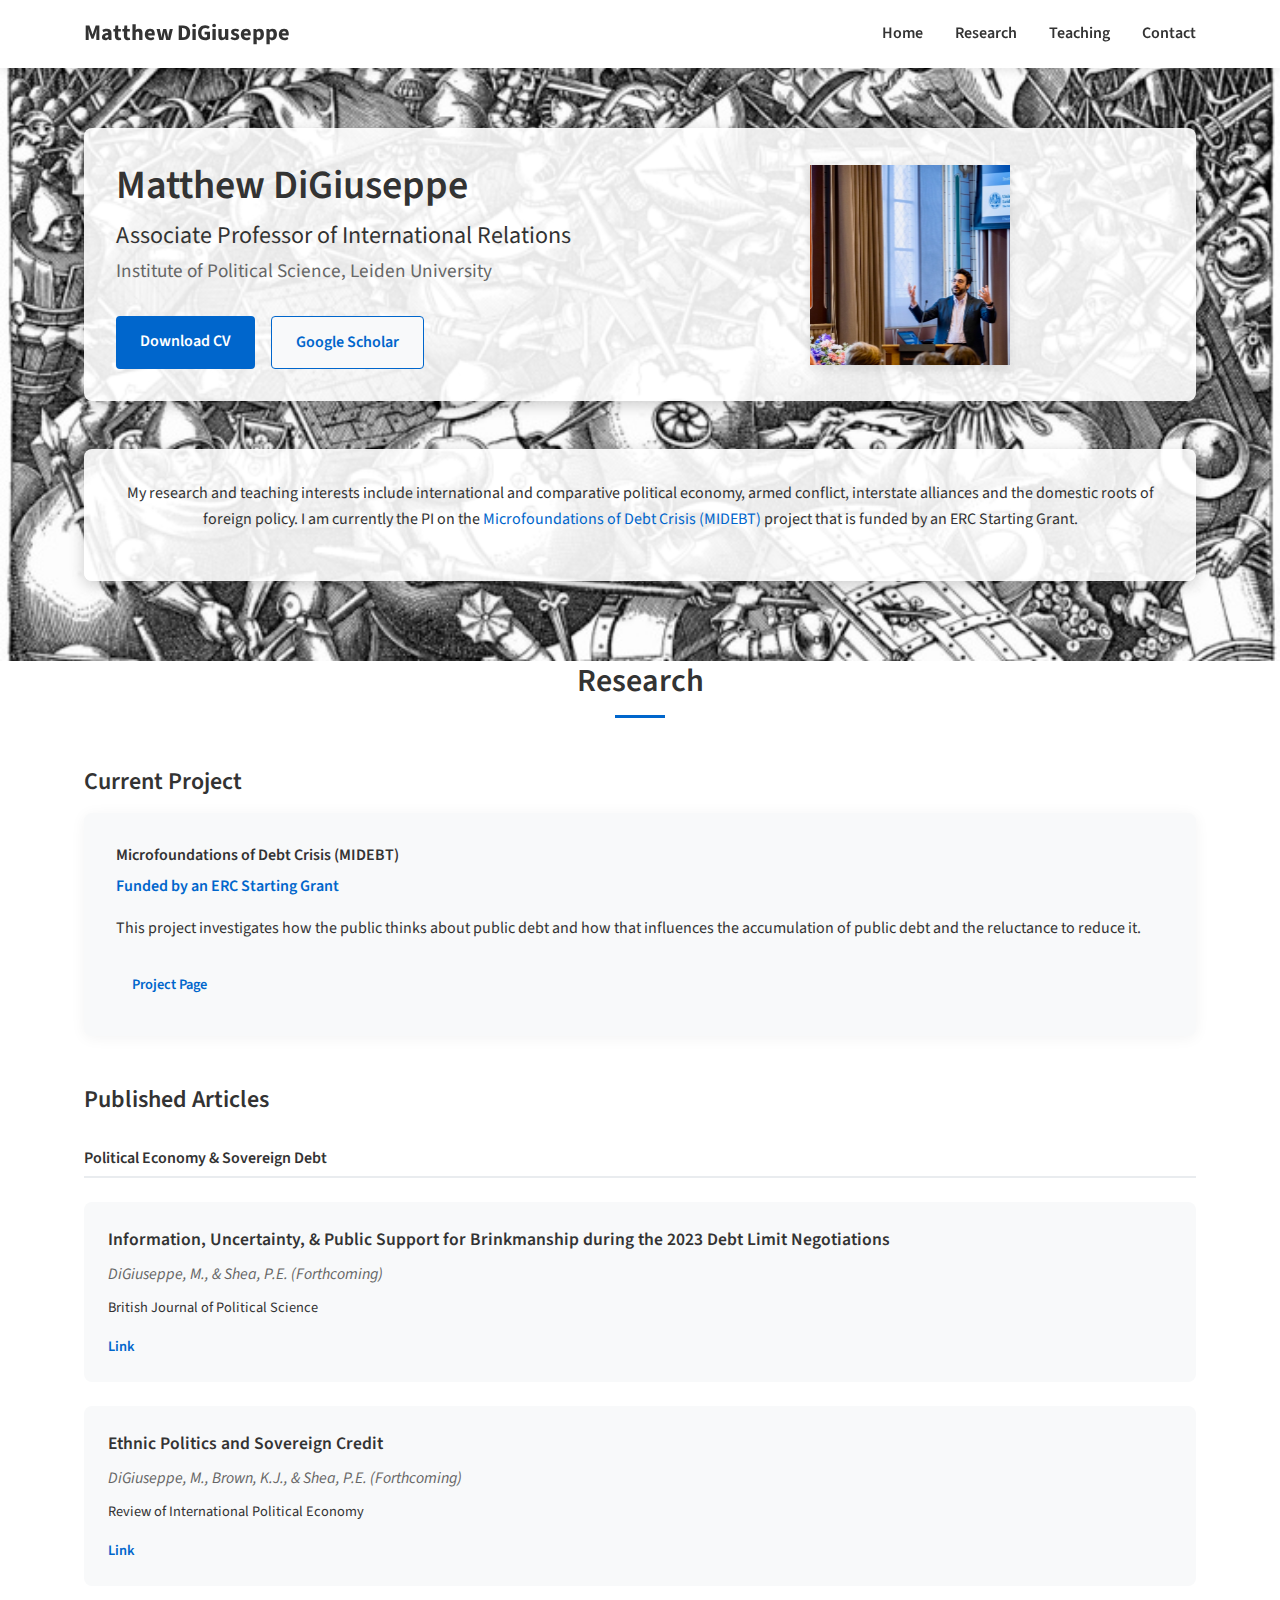
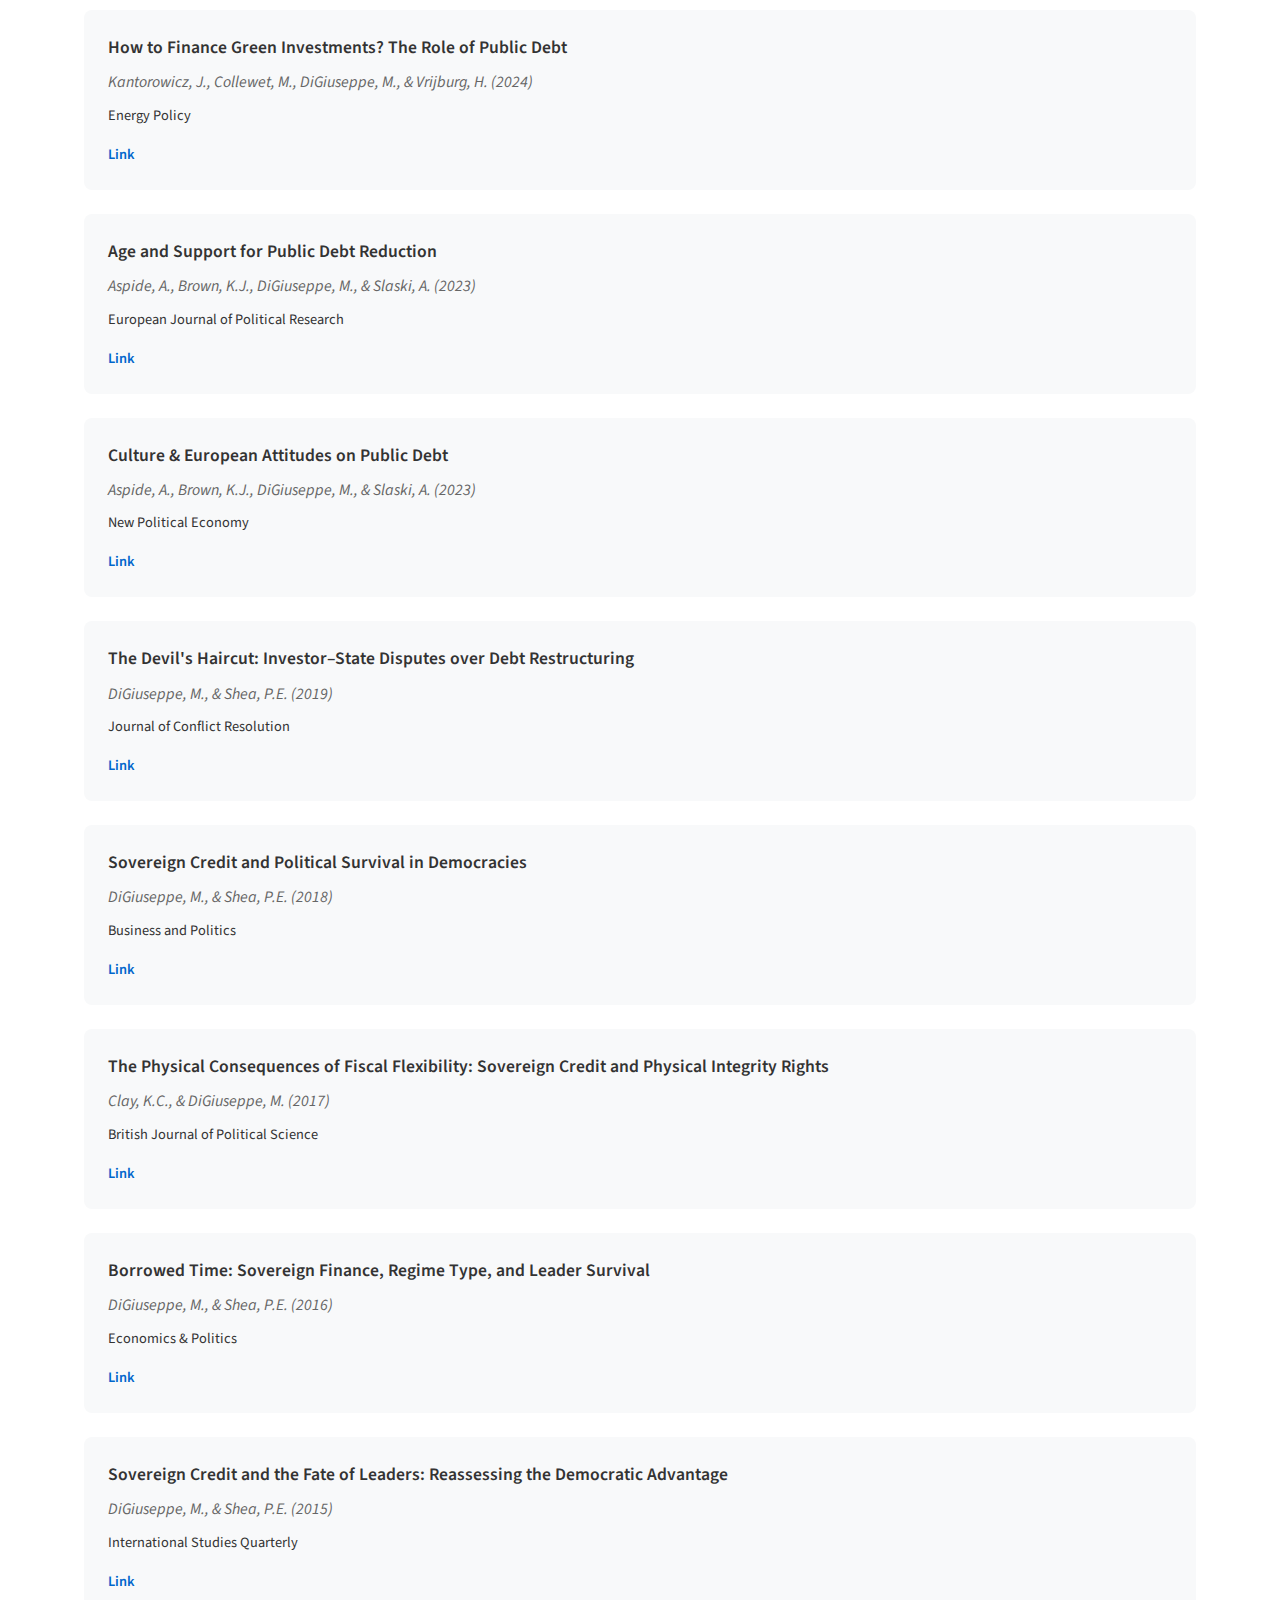
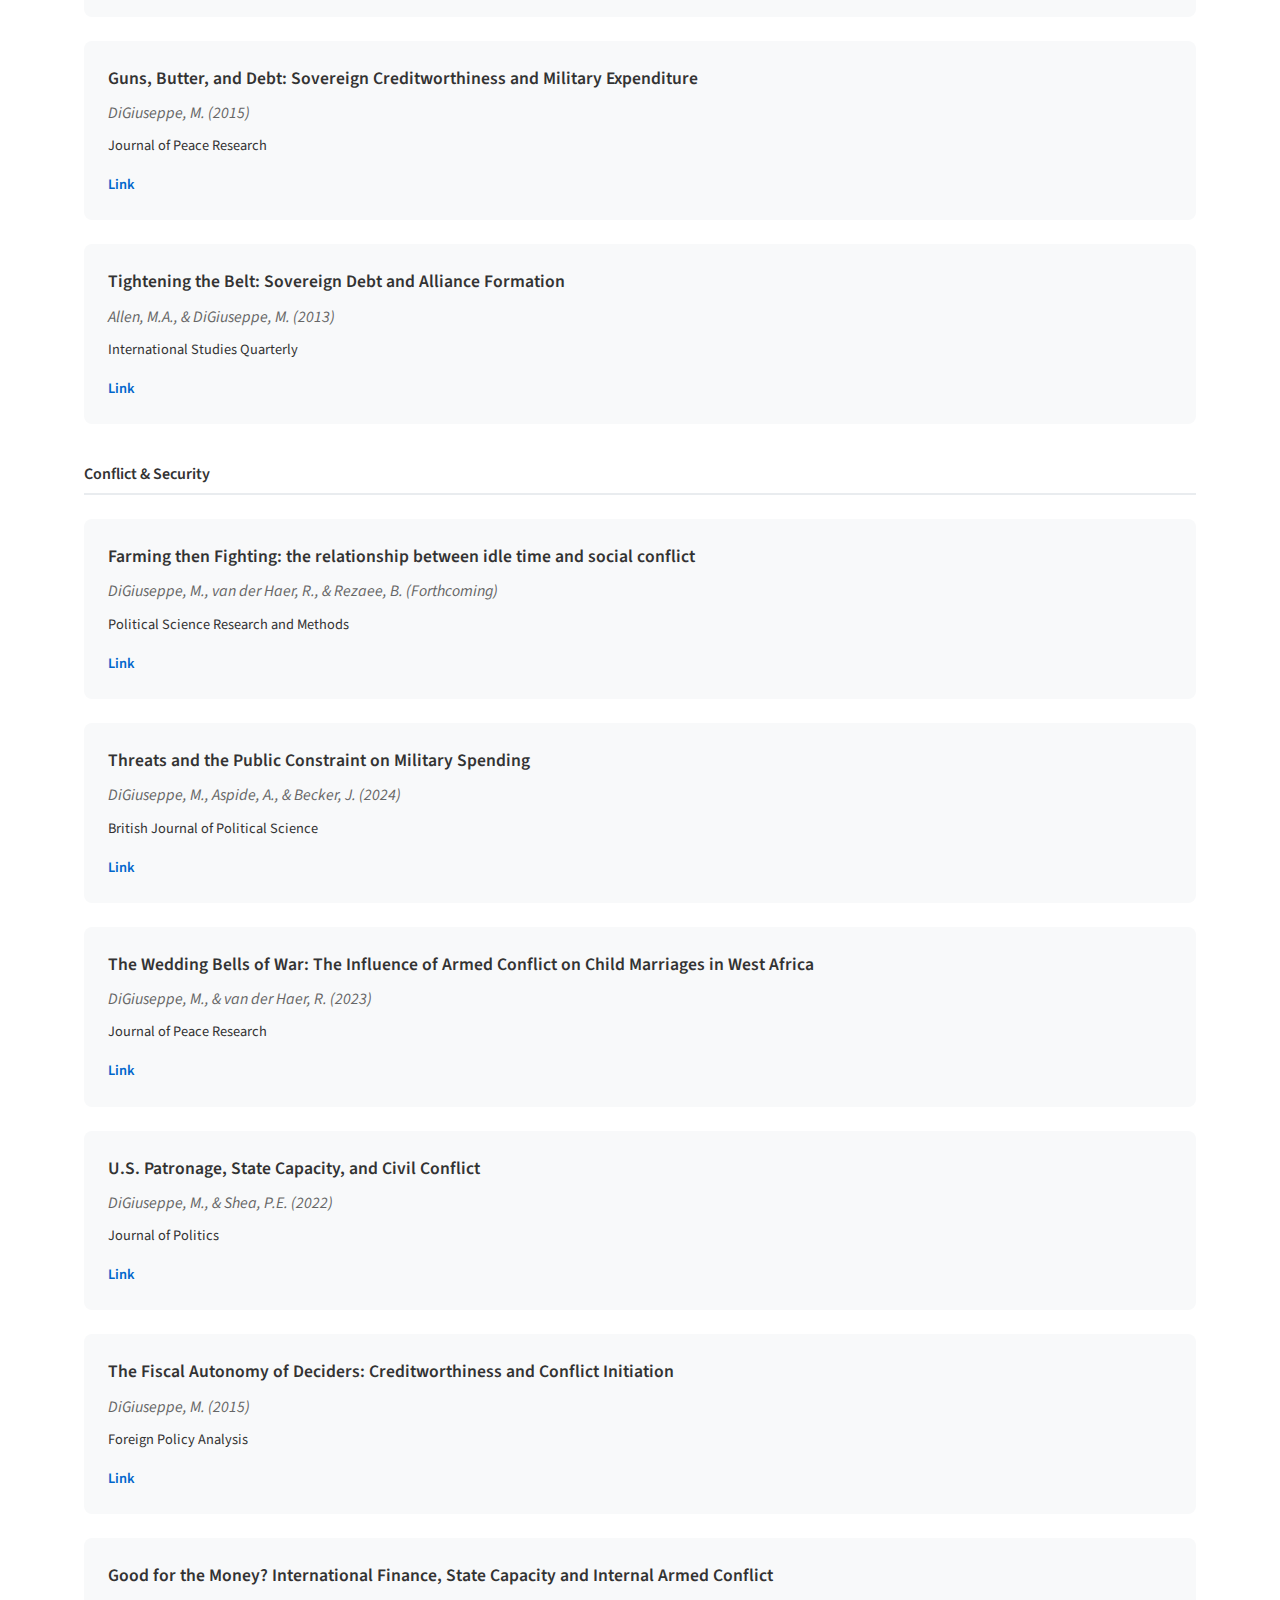
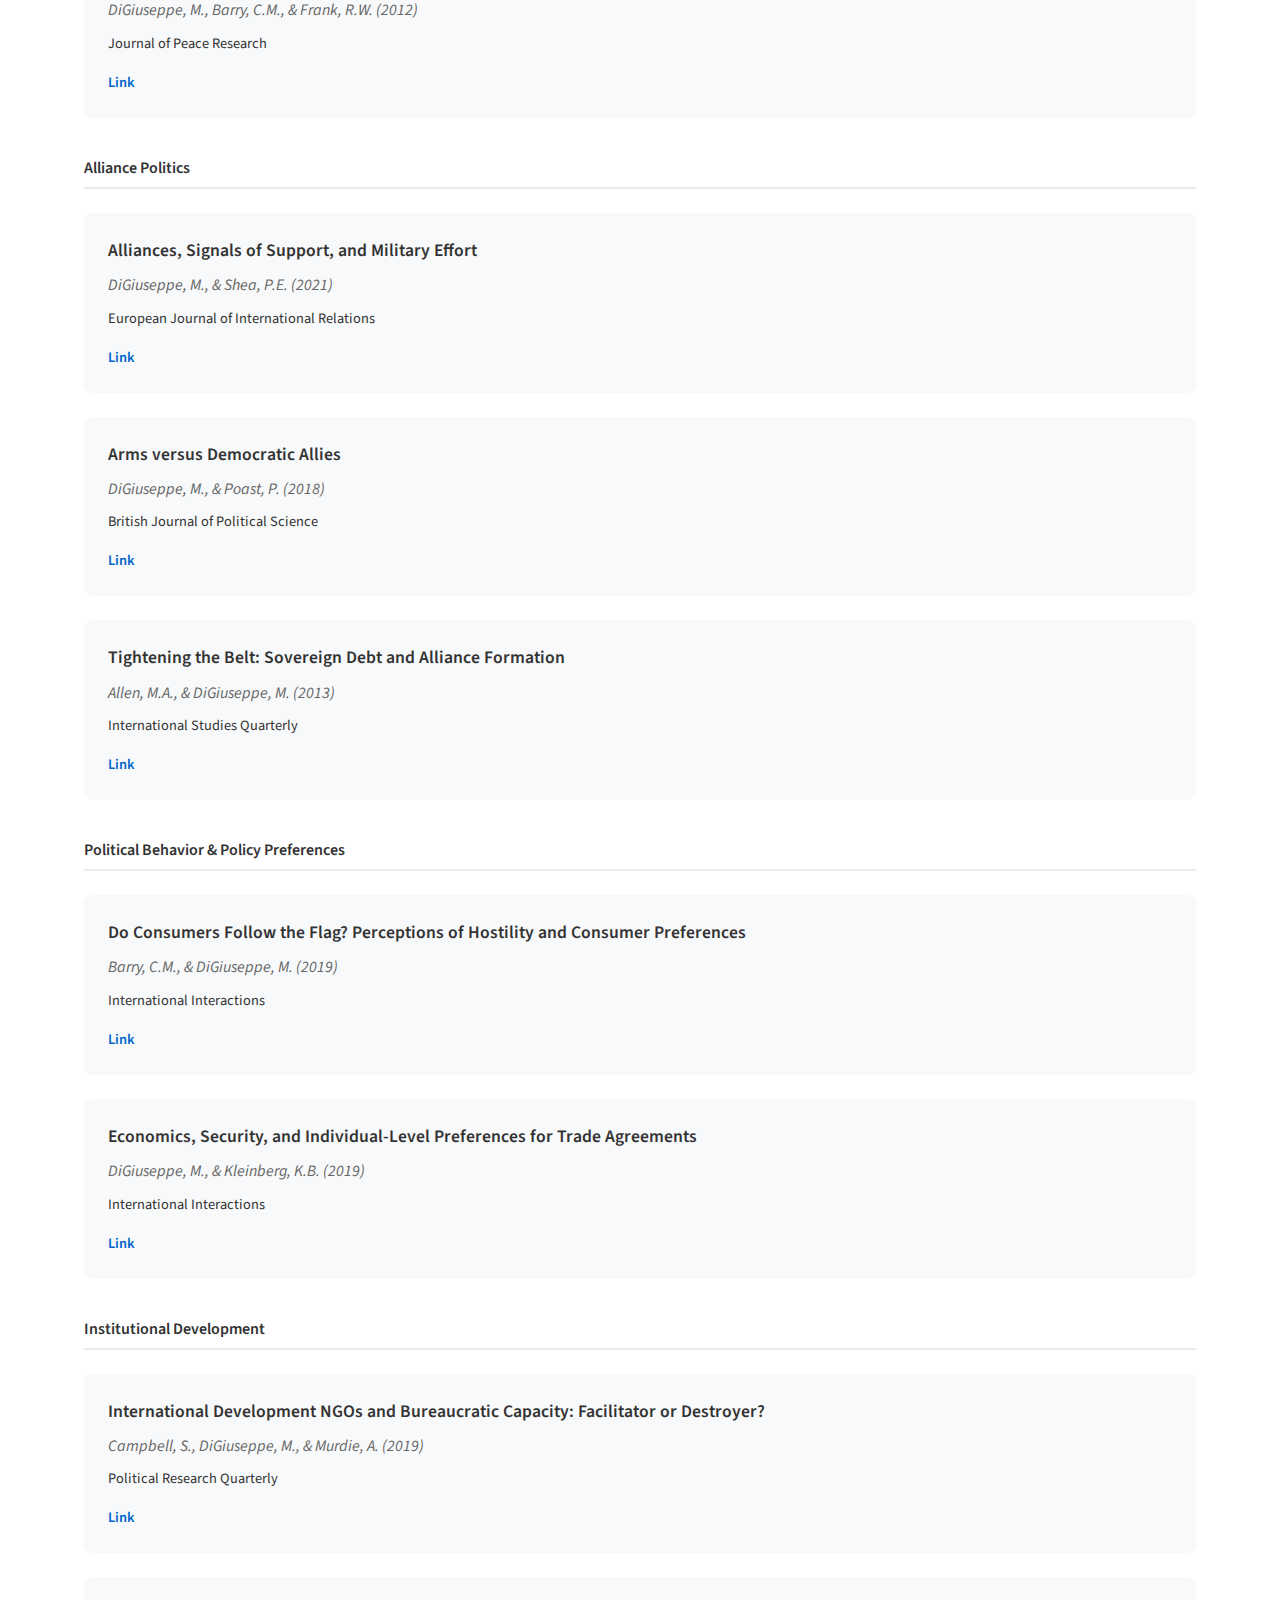
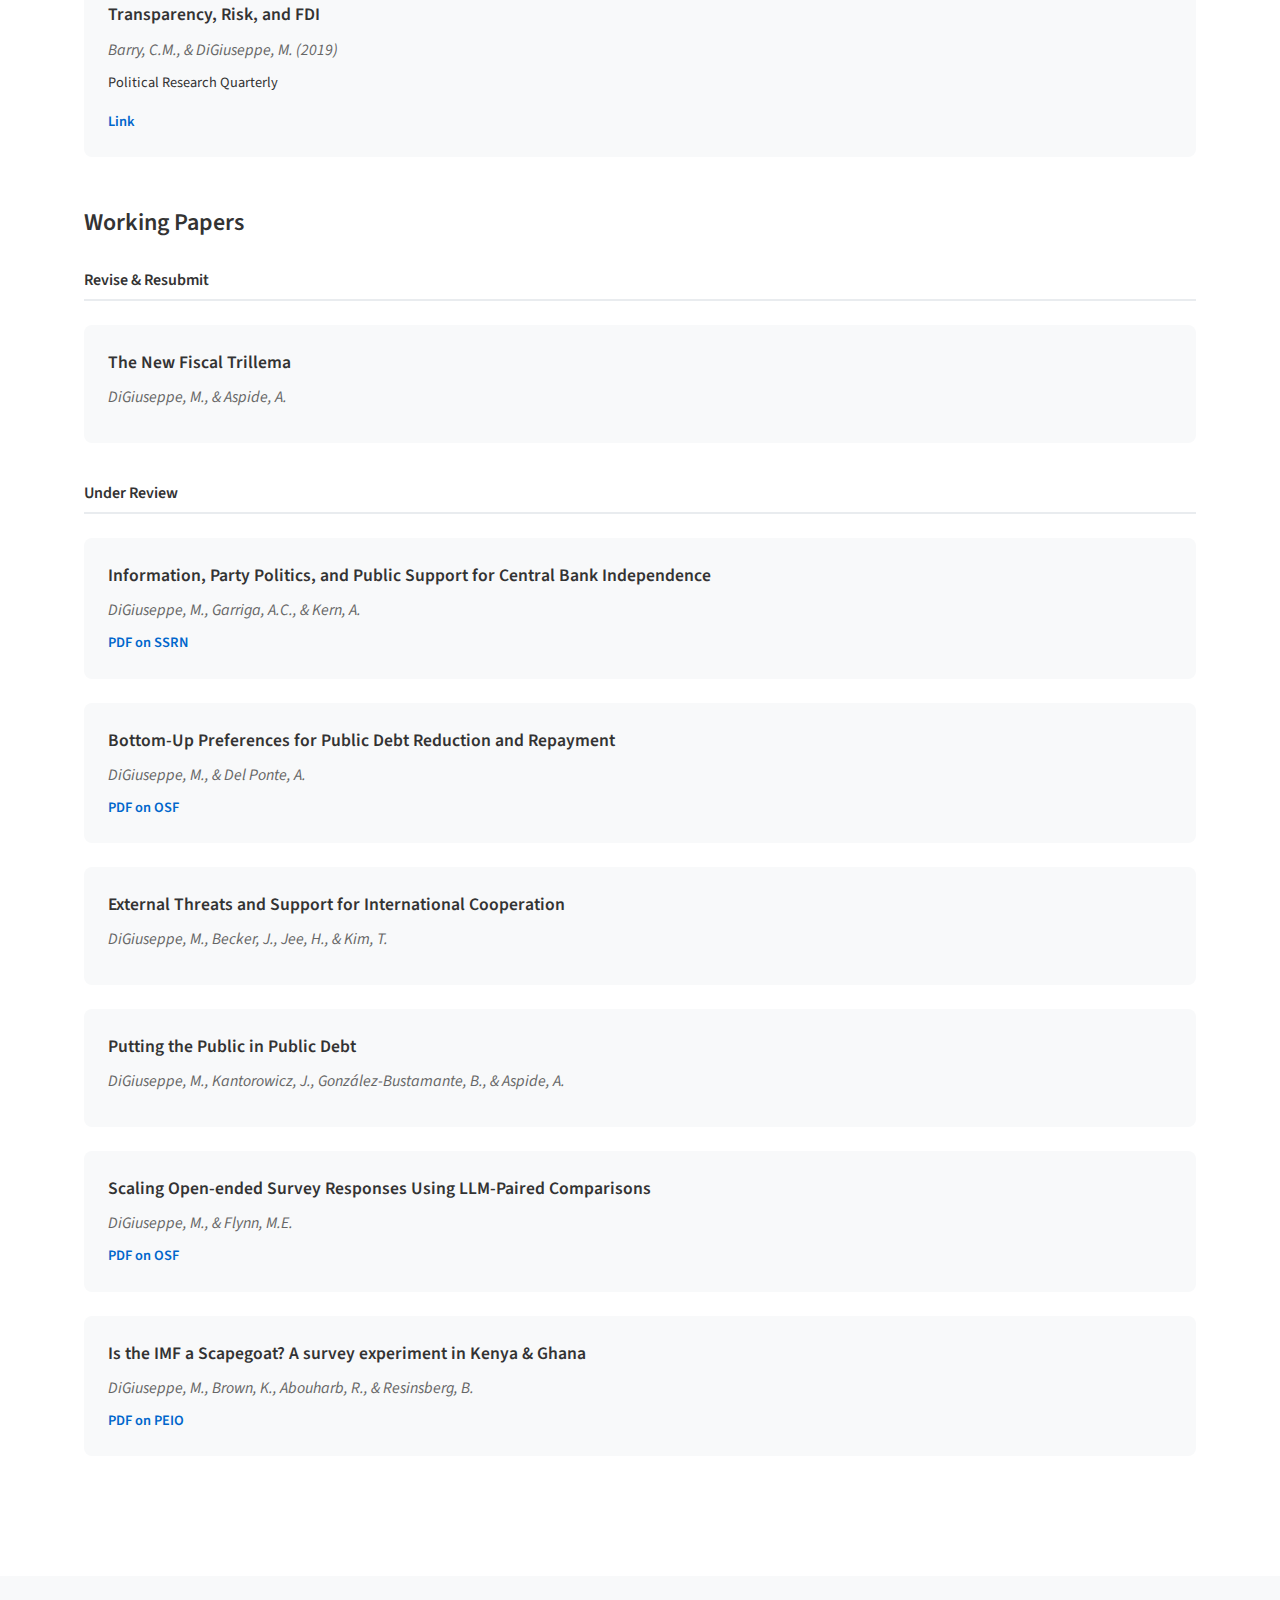
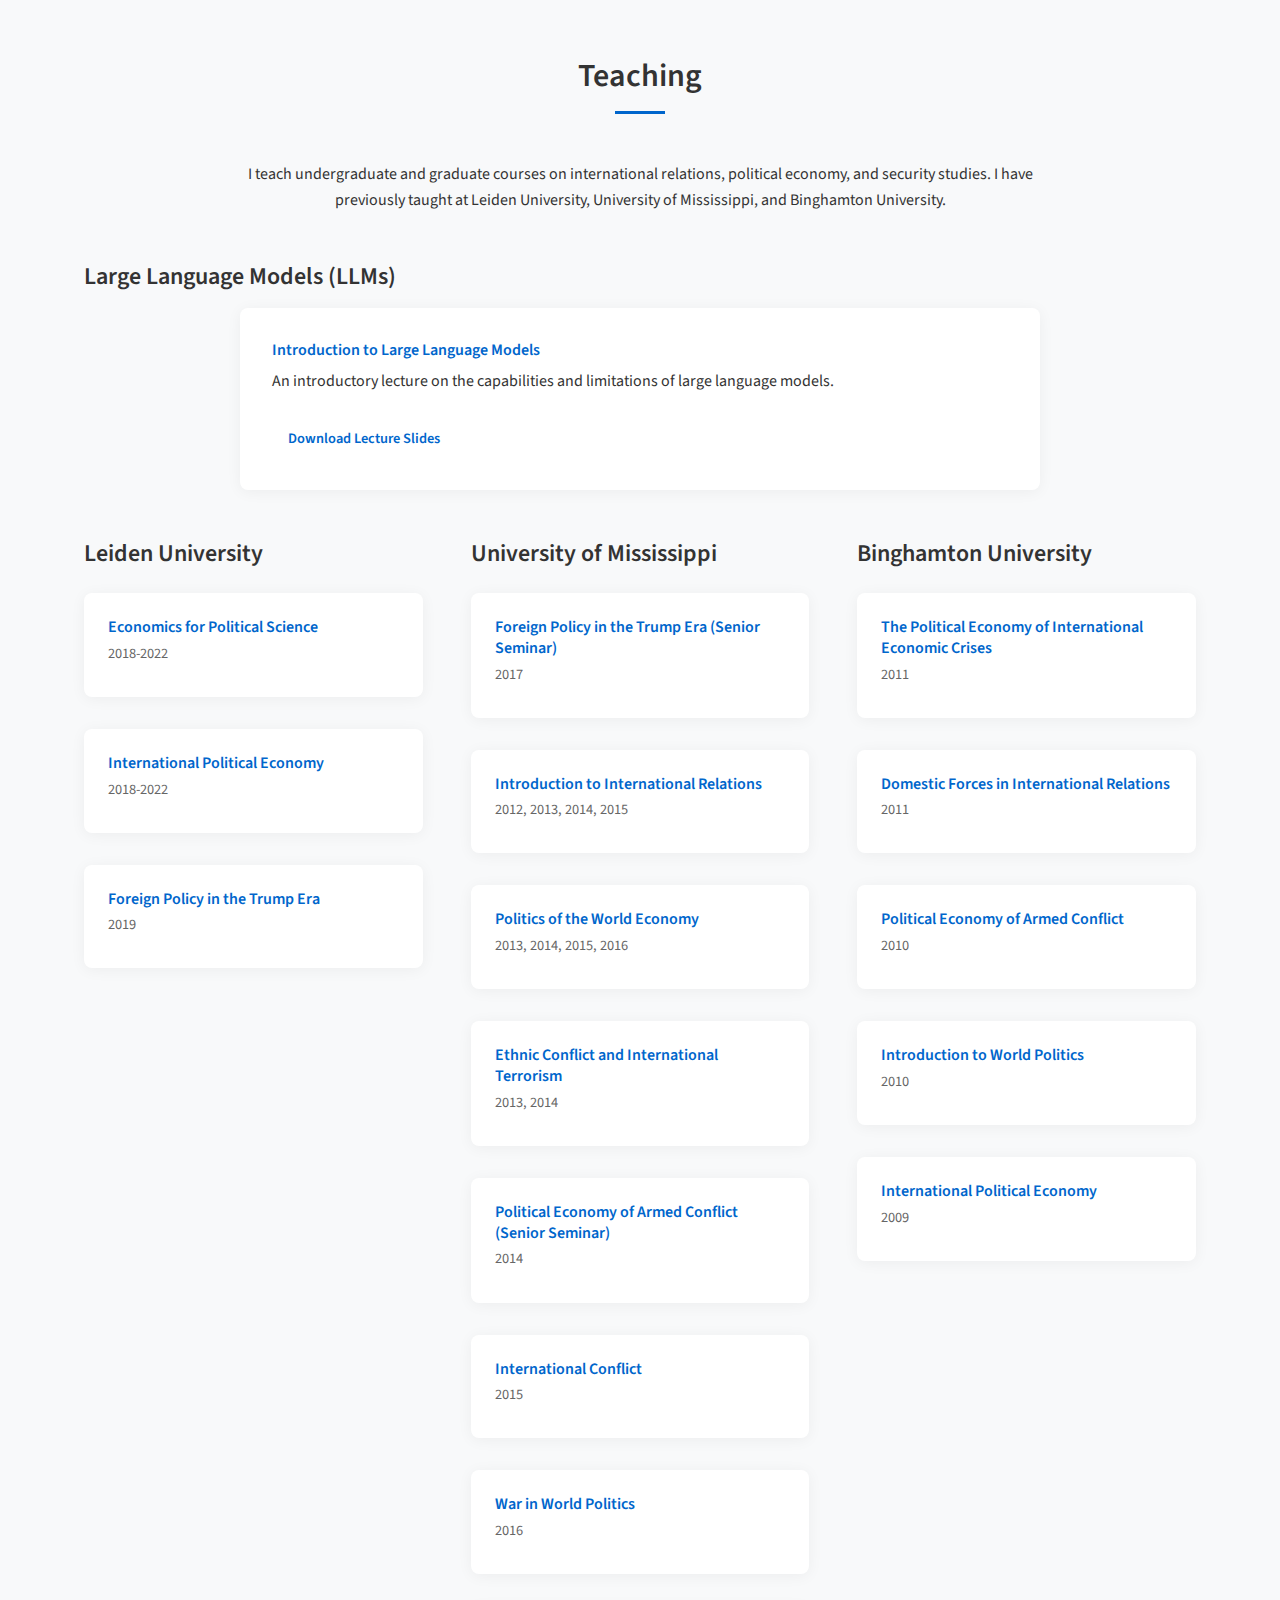
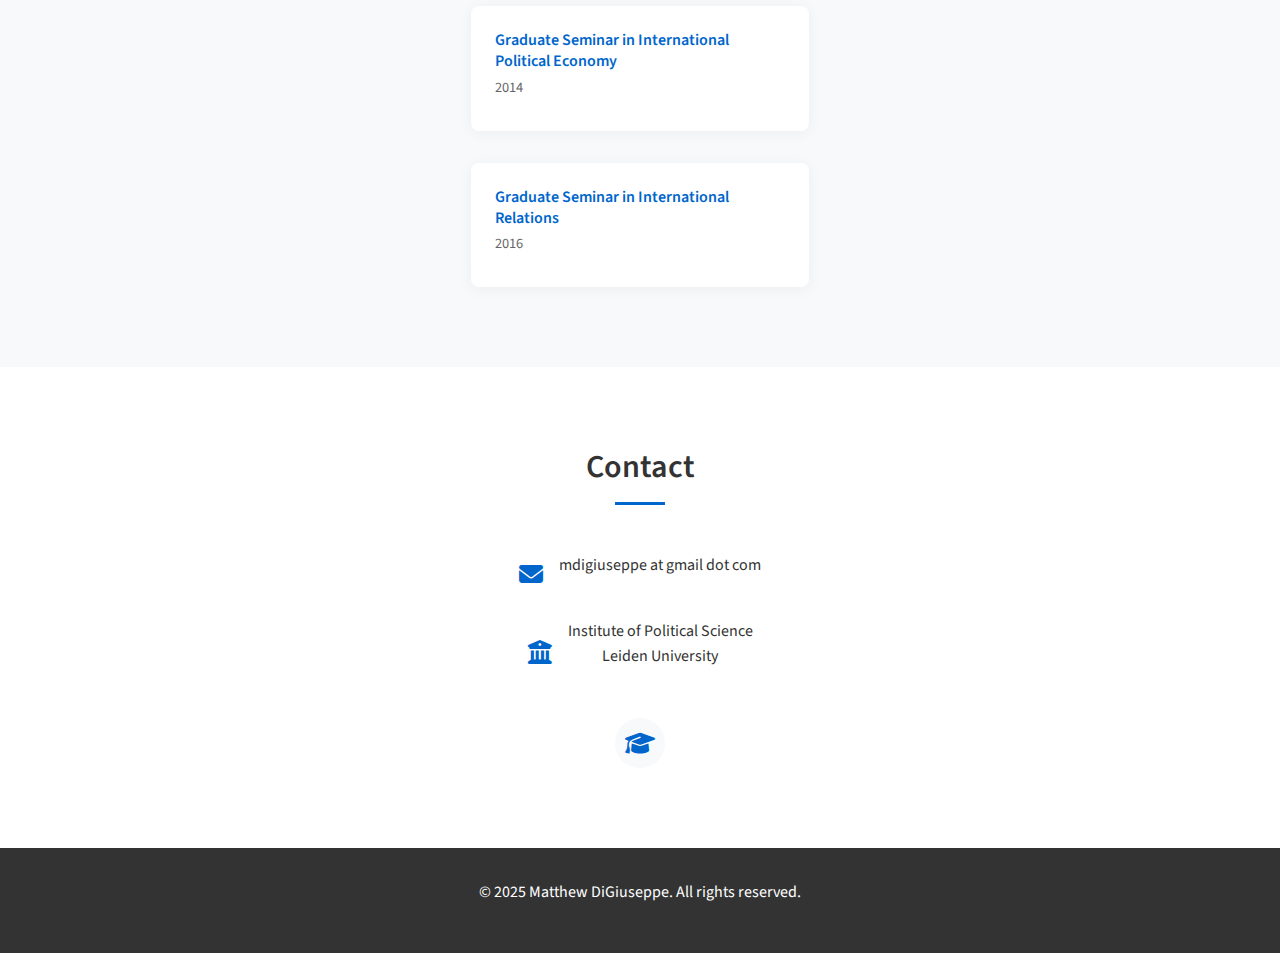
<file: index.html>
<!DOCTYPE html>
<html lang="en">
<head>
    <meta charset="UTF-8">
    <meta name="viewport" content="width=device-width, initial-scale=1.0">
    <title>Dr. Matthew DiGiuseppe | Associate Professor of International Relations</title>
    <link rel="stylesheet" href="styles.css">
    <link rel="stylesheet" href="https://cdnjs.cloudflare.com/ajax/libs/font-awesome/6.4.0/css/all.min.css">
    <link href="https://fonts.googleapis.com/css2?family=Source+Sans+Pro:wght@300;400;600;700&display=swap" rel="stylesheet">
</head>
<body>
    <header>
        <div class="container">
            <nav>
                <div class="logo">Matthew DiGiuseppe</div>
                <ul class="nav-links">
                    <li><a href="#home">Home</a></li>
                    <li><a href="#research">Research</a></li>
                    <li><a href="#teaching">Teaching</a></li>
                    <li><a href="#contact">Contact</a></li>
                </ul>
                <div class="burger">
                    <div class="line1"></div>
                    <div class="line2"></div>
                    <div class="line3"></div>
                </div>
            </nav>
        </div>
    </header>

    <section id="home" class="hero">
        <div class="container">
            <div class="hero-content">
                <div class="hero-combined-box">
                    <div class="hero-text">
                        <h1>Matthew DiGiuseppe</h1>
                        <h2>Associate Professor of International Relations</h2>
                        <h3>Institute of Political Science, Leiden University</h3>
                        <div class="hero-buttons">
                            <a href="https://www.dropbox.com/scl/fi/cqvc6j04vfh8anaoo0uo4/CV.pdf?rlkey=0htqvlt55odje3cm6eq18xzmm&st=flqytxvf&dl=0" class="btn primary" target="_blank">Download CV</a>
                            <a href="https://scholar.google.com/citations?user=uLty40oAAAAJ&hl=en&oi=sra" class="btn secondary" target="_blank">Google Scholar</a>
                        </div>
                    </div>
                    <div class="hero-image">
                        <img src="actionshot2.jpeg" alt="Dr. Matthew DiGiuseppe" class="profile-photo">
                    </div>
                </div>
            </div>
            <div class="hero-summary">
                <p>My research and teaching interests include international and comparative political economy, armed conflict, interstate alliances and the domestic roots of foreign policy. I am currently the PI on the <a href="https://www.midebt.org/" target="_blank">Microfoundations of Debt Crisis (MIDEBT)</a> project that is funded by an ERC Starting Grant.</p>
            </div>
        </div>
    </section>

    <section id="research" class="research">
        <div class="container">
            <h2 class="section-title">Research</h2>

            <div class="research-highlight">
                <h3>Current Project</h3>
                <div class="project-card">
                    <h4>Microfoundations of Debt Crisis (MIDEBT)</h4>
                    <p class="project-funding">Funded by an ERC Starting Grant</p>
                    <p class="project-description">This project investigates how the public thinks about public debt and how that influences the accumulation of public debt and the reluctance to reduce it.</p>
                    <a href="https://www.midebt.org/" target="_blank" class="btn small">Project Page</a>
                </div>
            </div>

            <div class="publication-categories">
                <h3>Published Articles</h3>
                
                <div class="publication-category">
                    <h4>Political Economy & Sovereign Debt</h4>
                    <ul class="publication-list">
                        <li class="publication-item">
                            <p class="publication-title">Information, Uncertainty, & Public Support for Brinkmanship during the 2023 Debt Limit Negotiations</p>
                            <p class="publication-authors">DiGiuseppe, M., & Shea, P.E. (Forthcoming)</p>
                            <p class="publication-journal">British Journal of Political Science</p>
                            <div class="publication-links">
                                <a href="https://www.cambridge.org/core/journals/british-journal-of-political-science/article/information-uncertainty-and-public-support-for-brinkmanship-during-the-2023-debt-limit-negotiations/21F8732E235423CD2CD879B2BC266306" target="_blank" class="publication-link">Link</a>
                            </div>
                        </li>
                        <li class="publication-item">
                            <p class="publication-title">Ethnic Politics and Sovereign Credit</p>
                            <p class="publication-authors">DiGiuseppe, M., Brown, K.J., & Shea, P.E. (Forthcoming)</p>
                            <p class="publication-journal">Review of International Political Economy</p>
                            <div class="publication-links">
                                <a href="https://www.tandfonline.com/doi/full/10.1080/09692290.2023.2225143" target="_blank" class="publication-link">Link</a>
                            </div>
                        </li>
                        <li class="publication-item">
                            <p class="publication-title">How to Finance Green Investments? The Role of Public Debt</p>
                            <p class="publication-authors">Kantorowicz, J., Collewet, M., DiGiuseppe, M., & Vrijburg, H. (2024)</p>
                            <p class="publication-journal">Energy Policy</p>
                            <div class="publication-links">
                                <a href="https://scholar.google.com/citations?view_op=view_citation&hl=en&user=uLty40oAAAAJ&citation_for_view=uLty40oAAAAJ:RgznTc0nqo4C" target="_blank" class="publication-link">Link</a>
                            </div>
                        </li>
                        <li class="publication-item">
                            <p class="publication-title">Age and Support for Public Debt Reduction</p>
                            <p class="publication-authors">Aspide, A., Brown, K.J., DiGiuseppe, M., & Slaski, A. (2023)</p>
                            <p class="publication-journal">European Journal of Political Research</p>
                            <div class="publication-links">
                                <a href="https://scholar.google.com/citations?view_op=view_citation&hl=en&user=uLty40oAAAAJ&citation_for_view=uLty40oAAAAJ:c1AJUTjuCtUC" target="_blank" class="publication-link">Link</a>
                            </div>
                        </li>
                        <li class="publication-item">
                            <p class="publication-title">Culture & European Attitudes on Public Debt</p>
                            <p class="publication-authors">Aspide, A., Brown, K.J., DiGiuseppe, M., & Slaski, A. (2023)</p>
                            <p class="publication-journal">New Political Economy</p>
                            <div class="publication-links">
                                <a href="https://scholar.google.com/citations?view_op=view_citation&hl=en&user=uLty40oAAAAJ&citation_for_view=uLty40oAAAAJ:cww_0JKUTDwC" target="_blank" class="publication-link">Link</a>
                            </div>
                        </li>
                        <li class="publication-item">
                            <p class="publication-title">The Devil's Haircut: Investor–State Disputes over Debt Restructuring</p>
                            <p class="publication-authors">DiGiuseppe, M., & Shea, P.E. (2019)</p>
                            <p class="publication-journal">Journal of Conflict Resolution</p>
                            <div class="publication-links">
                                <a href="https://scholar.google.com/citations?view_op=view_citation&hl=en&user=uLty40oAAAAJ&citation_for_view=uLty40oAAAAJ:v6i8RKmR8ToC" target="_blank" class="publication-link">Link</a>
                            </div>
                        </li>
                        <li class="publication-item">
                            <p class="publication-title">Sovereign Credit and Political Survival in Democracies</p>
                            <p class="publication-authors">DiGiuseppe, M., & Shea, P.E. (2018)</p>
                            <p class="publication-journal">Business and Politics</p>
                            <div class="publication-links">
                                <a href="https://scholar.google.com/citations?view_op=view_citation&hl=en&user=uLty40oAAAAJ&citation_for_view=uLty40oAAAAJ:O0nohqN1r9EC" target="_blank" class="publication-link">Link</a>
                            </div>
                        </li>
                        <li class="publication-item">
                            <p class="publication-title">The Physical Consequences of Fiscal Flexibility: Sovereign Credit and Physical Integrity Rights</p>
                            <p class="publication-authors">Clay, K.C., & DiGiuseppe, M. (2017)</p>
                            <p class="publication-journal">British Journal of Political Science</p>
                            <div class="publication-links">
                                <a href="https://scholar.google.com/citations?view_op=view_citation&hl=en&user=uLty40oAAAAJ&citation_for_view=uLty40oAAAAJ:S16KYo8Pm5AC" target="_blank" class="publication-link">Link</a>
                            </div>
                        </li>
                        <li class="publication-item">
                            <p class="publication-title">Borrowed Time: Sovereign Finance, Regime Type, and Leader Survival</p>
                            <p class="publication-authors">DiGiuseppe, M., & Shea, P.E. (2016)</p>
                            <p class="publication-journal">Economics & Politics</p>
                            <div class="publication-links">
                                <a href="https://scholar.google.com/citations?view_op=view_citation&hl=en&user=uLty40oAAAAJ&citation_for_view=uLty40oAAAAJ:4fGpz3EwCPoC" target="_blank" class="publication-link">Link</a>
                            </div>
                        </li>
                        <li class="publication-item">
                            <p class="publication-title">Sovereign Credit and the Fate of Leaders: Reassessing the Democratic Advantage</p>
                            <p class="publication-authors">DiGiuseppe, M., & Shea, P.E. (2015)</p>
                            <p class="publication-journal">International Studies Quarterly</p>
                            <div class="publication-links">
                                <a href="https://scholar.google.com/citations?view_op=view_citation&hl=en&user=uLty40oAAAAJ&citation_for_view=uLty40oAAAAJ:M7yex6snE4oC" target="_blank" class="publication-link">Link</a>
                            </div>
                        </li>
                        <li class="publication-item">
                            <p class="publication-title">Guns, Butter, and Debt: Sovereign Creditworthiness and Military Expenditure</p>
                            <p class="publication-authors">DiGiuseppe, M. (2015)</p>
                            <p class="publication-journal">Journal of Peace Research</p>
                            <div class="publication-links">
                                <a href="https://scholar.google.com/citations?view_op=view_citation&hl=en&user=uLty40oAAAAJ&citation_for_view=uLty40oAAAAJ:SpbeaW3--B0C" target="_blank" class="publication-link">Link</a>
                            </div>
                        </li>
                        <li class="publication-item">
                            <p class="publication-title">Tightening the Belt: Sovereign Debt and Alliance Formation</p>
                            <p class="publication-authors">Allen, M.A., & DiGiuseppe, M. (2013)</p>
                            <p class="publication-journal">International Studies Quarterly</p>
                            <div class="publication-links">
                                <a href="https://scholar.google.com/citations?view_op=view_citation&hl=en&user=uLty40oAAAAJ&citation_for_view=uLty40oAAAAJ:u-x6o8ySG0sC" target="_blank" class="publication-link">Link</a>
                            </div>
                        </li>
                    </ul>
                </div>
                
                <div class="publication-category">
                    <h4>Conflict & Security</h4>
                    <ul class="publication-list">
                        <li class="publication-item">
                            <p class="publication-title">Farming then Fighting: the relationship between idle time and social conflict</p>
                            <p class="publication-authors">DiGiuseppe, M., van der Haer, R., & Rezaee, B. (Forthcoming)</p>
                            <p class="publication-journal">Political Science Research and Methods</p>
                            <div class="publication-links">
                                <a href="https://www.cambridge.org/core/journals/political-science-research-and-methods/article/farming-then-fighting-agricultural-idle-time-and-armed-conflict/8E9F95D3CF22AA1C061696BF735D380B" target="_blank" class="publication-link">Link</a>
                            </div>
                        </li>
                        <li class="publication-item">
                            <p class="publication-title">Threats and the Public Constraint on Military Spending</p>
                            <p class="publication-authors">DiGiuseppe, M., Aspide, A., & Becker, J. (2024)</p>
                            <p class="publication-journal">British Journal of Political Science</p>
                            <div class="publication-links">
                                <a href="https://scholar.google.com/citations?view_op=view_citation&hl=en&user=uLty40oAAAAJ&citation_for_view=uLty40oAAAAJ:JqN3CTdJtl0C" target="_blank" class="publication-link">Link</a>
                            </div>
                        </li>
                        <li class="publication-item">
                            <p class="publication-title">The Wedding Bells of War: The Influence of Armed Conflict on Child Marriages in West Africa</p>
                            <p class="publication-authors">DiGiuseppe, M., & van der Haer, R. (2023)</p>
                            <p class="publication-journal">Journal of Peace Research</p>
                            <div class="publication-links">
                                <a href="https://scholar.google.com/citations?view_op=view_citation&hl=en&user=uLty40oAAAAJ&citation_for_view=uLty40oAAAAJ:-38epGy1wY0C" target="_blank" class="publication-link">Link</a>
                            </div>
                        </li>
                        <li class="publication-item">
                            <p class="publication-title">U.S. Patronage, State Capacity, and Civil Conflict</p>
                            <p class="publication-authors">DiGiuseppe, M., & Shea, P.E. (2022)</p>
                            <p class="publication-journal">Journal of Politics</p>
                            <div class="publication-links">
                                <a href="https://scholar.google.com/citations?view_op=view_citation&hl=en&user=uLty40oAAAAJ&citation_for_view=uLty40oAAAAJ:CMvovTBb2okC" target="_blank" class="publication-link">Link</a>
                            </div>
                        </li>
                        <li class="publication-item">
                            <p class="publication-title">The Fiscal Autonomy of Deciders: Creditworthiness and Conflict Initiation</p>
                            <p class="publication-authors">DiGiuseppe, M. (2015)</p>
                            <p class="publication-journal">Foreign Policy Analysis</p>
                            <div class="publication-links">
                                <a href="https://scholar.google.com/citations?view_op=view_citation&hl=en&user=uLty40oAAAAJ&citation_for_view=uLty40oAAAAJ:d1gkVwhDpl0C" target="_blank" class="publication-link">Link</a>
                            </div>
                        </li>
                        <li class="publication-item">
                            <p class="publication-title">Good for the Money? International Finance, State Capacity and Internal Armed Conflict</p>
                            <p class="publication-authors">DiGiuseppe, M., Barry, C.M., & Frank, R.W. (2012)</p>
                            <p class="publication-journal">Journal of Peace Research</p>
                            <div class="publication-links">
                                <a href="https://scholar.google.com/citations?view_op=view_citation&hl=en&user=uLty40oAAAAJ&citation_for_view=uLty40oAAAAJ:u5HHmVD_uO8C" target="_blank" class="publication-link">Link</a>
                            </div>
                        </li>
                    </ul>
                </div>
                
                <div class="publication-category">
                    <h4>Alliance Politics</h4>
                    <ul class="publication-list">
                        <li class="publication-item">
                            <p class="publication-title">Alliances, Signals of Support, and Military Effort</p>
                            <p class="publication-authors">DiGiuseppe, M., & Shea, P.E. (2021)</p>
                            <p class="publication-journal">European Journal of International Relations</p>
                            <div class="publication-links">
                                <a href="https://scholar.google.com/citations?view_op=view_citation&hl=en&user=uLty40oAAAAJ&citation_for_view=uLty40oAAAAJ:L24QuVWYgZ0C" target="_blank" class="publication-link">Link</a>
                            </div>
                        </li>
                        <li class="publication-item">
                            <p class="publication-title">Arms versus Democratic Allies</p>
                            <p class="publication-authors">DiGiuseppe, M., & Poast, P. (2018)</p>
                            <p class="publication-journal">British Journal of Political Science</p>
                            <div class="publication-links">
                                <a href="https://scholar.google.com/citations?view_op=view_citation&hl=en&user=uLty40oAAAAJ&citation_for_view=uLty40oAAAAJ:4hFrxpcac9AC" target="_blank" class="publication-link">Link</a>
                            </div>
                        </li>
                        <li class="publication-item">
                            <p class="publication-title">Tightening the Belt: Sovereign Debt and Alliance Formation</p>
                            <p class="publication-authors">Allen, M.A., & DiGiuseppe, M. (2013)</p>
                            <p class="publication-journal">International Studies Quarterly</p>
                            <div class="publication-links">
                                <a href="https://scholar.google.com/citations?view_op=view_citation&hl=en&user=uLty40oAAAAJ&citation_for_view=uLty40oAAAAJ:u-x6o8ySG0sC" target="_blank" class="publication-link">Link</a>
                            </div>
                        </li>
                    </ul>
                </div>
                
                <div class="publication-category">
                    <h4>Political Behavior & Policy Preferences</h4>
                    <ul class="publication-list">
                        <li class="publication-item">
                            <p class="publication-title">Do Consumers Follow the Flag? Perceptions of Hostility and Consumer Preferences</p>
                            <p class="publication-authors">Barry, C.M., & DiGiuseppe, M. (2019)</p>
                            <p class="publication-journal">International Interactions</p>
                            <div class="publication-links">
                                <a href="https://scholar.google.com/citations?view_op=view_citation&hl=en&user=uLty40oAAAAJ&citation_for_view=uLty40oAAAAJ:WAzi4Gm8nLoC" target="_blank" class="publication-link">Link</a>
                            </div>
                        </li>
                        <li class="publication-item">
                            <p class="publication-title">Economics, Security, and Individual-Level Preferences for Trade Agreements</p>
                            <p class="publication-authors">DiGiuseppe, M., & Kleinberg, K.B. (2019)</p>
                            <p class="publication-journal">International Interactions</p>
                            <div class="publication-links">
                                <a href="https://scholar.google.com/citations?view_op=view_citation&hl=en&user=uLty40oAAAAJ&citation_for_view=uLty40oAAAAJ:-DxkuPiZhfEC" target="_blank" class="publication-link">Link</a>
                            </div>
                        </li>
                    </ul>
                </div>
                
                <div class="publication-category">
                    <h4>Institutional Development</h4>
                    <ul class="publication-list">
                        <li class="publication-item">
                            <p class="publication-title">International Development NGOs and Bureaucratic Capacity: Facilitator or Destroyer?</p>
                            <p class="publication-authors">Campbell, S., DiGiuseppe, M., & Murdie, A. (2019)</p>
                            <p class="publication-journal">Political Research Quarterly</p>
                            <div class="publication-links">
                                <a href="https://scholar.google.com/citations?view_op=view_citation&hl=en&user=uLty40oAAAAJ&citation_for_view=uLty40oAAAAJ:FiDNX6EVdGUC" target="_blank" class="publication-link">Link</a>
                            </div>
                        </li>
                        <li class="publication-item">
                            <p class="publication-title">Transparency, Risk, and FDI</p>
                            <p class="publication-authors">Barry, C.M., & DiGiuseppe, M. (2019)</p>
                            <p class="publication-journal">Political Research Quarterly</p>
                            <div class="publication-links">
                                <a href="https://scholar.google.com/citations?view_op=view_citation&hl=en&user=uLty40oAAAAJ&citation_for_view=uLty40oAAAAJ:WAzi4Gm8nLoC" target="_blank" class="publication-link">Link</a>
                            </div>
                        </li>
                    </ul>
                </div>
            </div>
            
            <div class="publication-categories" style="margin-top: 50px;">
                <h3>Working Papers</h3>
                
                <div class="publication-category">
                    <h4>Revise & Resubmit</h4>
                    <ul class="publication-list">
                        <li class="publication-item">
                            <p class="publication-title">The New Fiscal Trillema</p>
                            <p class="publication-authors">DiGiuseppe, M., & Aspide, A.</p>
                        </li>
                    </ul>
                </div>
                
                <div class="publication-category">
                    <h4>Under Review</h4>
                    <ul class="publication-list">
                        <li class="publication-item">
                            <p class="publication-title">Information, Party Politics, and Public Support for Central Bank Independence</p>
                            <p class="publication-authors">DiGiuseppe, M., Garriga, A.C., & Kern, A.</p>
                            <div class="publication-links">
                                <a href="https://papers.ssrn.com/sol3/Delivery.cfm?abstractid=5128037" target="_blank" class="publication-link">PDF on SSRN</a>
                            </div>
                        </li>
                        <li class="publication-item">
                            <p class="publication-title">Bottom-Up Preferences for Public Debt Reduction and Repayment</p>
                            <p class="publication-authors">DiGiuseppe, M., & Del Ponte, A.</p>
                            <div class="publication-links">
                                <a href="https://files.osf.io/v1/resources/wxr67/providers/osfstorage/6558687cf6ce3c224d50514e?action=download&direct&version=1" target="_blank" class="publication-link">PDF on OSF</a>
                            </div>
                        </li>
                        <li class="publication-item">
                            <p class="publication-title">External Threats and Support for International Cooperation</p>
                            <p class="publication-authors">DiGiuseppe, M., Becker, J., Jee, H., & Kim, T.</p>
                        </li>
                        <li class="publication-item">
                            <p class="publication-title">Putting the Public in Public Debt</p>
                            <p class="publication-authors">DiGiuseppe, M., Kantorowicz, J., González-Bustamante, B., & Aspide, A.</p>
                        </li>
                        <li class="publication-item">
                            <p class="publication-title">Scaling Open-ended Survey Responses Using LLM-Paired Comparisons</p>
                            <p class="publication-authors">DiGiuseppe, M., & Flynn, M.E.</p>
                            <div class="publication-links">
                                <a href="https://files.osf.io/v1/resources/39ajg/providers/osfstorage/6794d8e77d6f29f1397c2a94?action=download&direct&version=1" target="_blank" class="publication-link">PDF on OSF</a>
                            </div>
                        </li>
                        <li class="publication-item">
                            <p class="publication-title">Is the IMF a Scapegoat? A survey experiment in Kenya & Ghana</p>
                            <p class="publication-authors">DiGiuseppe, M., Brown, K., Abouharb, R., & Resinsberg, B.</p>
                            <div class="publication-links">
                                <a href="https://www.peio.me/wp-content/uploads/PEIO16/submission_76.pdf" target="_blank" class="publication-link">PDF on PEIO</a>
                            </div>
                        </li>
                    </ul>
                </div>
            </div>
        </div>
    </section>

    <section id="teaching" class="teaching">
        <div class="container">
            <h2 class="section-title">Teaching</h2>
            <div class="teaching-intro">
            <p>I teach undergraduate and graduate courses on international relations, political economy, and security studies. I have previously taught at Leiden University, University of Mississippi, and Binghamton University.</p>
            </div>

            <div class="course-highlight">
                <h3>Large Language Models (LLMs)</h3>
                <div class="llm-resource">
                    <h4>Introduction to Large Language Models</h4>
                    <p>An introductory lecture on the capabilities and limitations of large language models.</p>
                    <a href="https://www.dropbox.com/scl/fi/mevejxmxj7iedesu1nqp6/LLM_Beginner_Lecture.pdf?rlkey=bfixlr3x519uqwvzhe6sdl6zo&dl=0" class="btn small" target="_blank">Download Lecture Slides</a>
                </div>
            </div>

            <div class="course-categories">
                <div class="course-category">
                    <h3>Leiden University</h3>
                    <ul class="course-list">
                        <li class="course-item">
                            <h4>Economics for Political Science</h4>
                            <p>2018-2022</p>
                        </li>
                        <li class="course-item">
                            <h4>International Political Economy</h4>
                            <p>2018-2022</p>
                        </li>
                        <li class="course-item">
                            <h4>Foreign Policy in the Trump Era</h4>
                            <p>2019</p>
                        </li>
                    </ul>
                </div>

                <div class="course-category">
                    <h3>University of Mississippi</h3>
                    <ul class="course-list">
                        <li class="course-item">
                            <h4>Foreign Policy in the Trump Era (Senior Seminar)</h4>
                            <p>2017</p>
                        </li>
                        <li class="course-item">
                            <h4>Introduction to International Relations</h4>
                            <p>2012, 2013, 2014, 2015</p>
                        </li>
                        <li class="course-item">
                            <h4>Politics of the World Economy</h4>
                            <p>2013, 2014, 2015, 2016</p>
                        </li>
                        <li class="course-item">
                            <h4>Ethnic Conflict and International Terrorism</h4>
                            <p>2013, 2014</p>
                        </li>
                        <li class="course-item">
                            <h4>Political Economy of Armed Conflict (Senior Seminar)</h4>
                            <p>2014</p>
                        </li>
                        <li class="course-item">
                            <h4>International Conflict</h4>
                            <p>2015</p>
                        </li>
                        <li class="course-item">
                            <h4>War in World Politics</h4>
                            <p>2016</p>
                        </li>
                        <li class="course-item">
                            <h4>Graduate Seminar in International Political Economy</h4>
                            <p>2014</p>
                        </li>
                        <li class="course-item">
                            <h4>Graduate Seminar in International Relations</h4>
                            <p>2016</p>
                        </li>
                    </ul>
                </div>
                
                <div class="course-category">
                    <h3>Binghamton University</h3>
                    <ul class="course-list">
                        <li class="course-item">
                            <h4>The Political Economy of International Economic Crises</h4>
                            <p>2011</p>
                        </li>
                        <li class="course-item">
                            <h4>Domestic Forces in International Relations</h4>
                            <p>2011</p>
                        </li>
                        <li class="course-item">
                            <h4>Political Economy of Armed Conflict</h4>
                            <p>2010</p>
                        </li>
                        <li class="course-item">
                            <h4>Introduction to World Politics</h4>
                            <p>2010</p>
                        </li>
                        <li class="course-item">
                            <h4>International Political Economy</h4>
                            <p>2009</p>
                        </li>
                    </ul>
                </div>
            </div>
        </div>
    </section>

    <section id="contact" class="contact">
        <div class="container">
            <h2 class="section-title">Contact</h2>
            <div class="contact-content">
                <div class="contact-info">
                    <div class="contact-item">
                        <i class="fas fa-envelope"></i>
                        <p>mdigiuseppe at gmail dot com</p>
                    </div>
                    <div class="contact-item">
                        <i class="fas fa-university"></i>
                        <p>Institute of Political Science<br>Leiden University</p>
                    </div>
                    <div class="social-links">
                        <a href="https://scholar.google.com/citations?user=uLty40oAAAAJ&hl=en&oi=sra" target="_blank" class="social-link">
                            <i class="fas fa-graduation-cap"></i>
                        </a>
                        <!-- Add more social links as needed -->
                    </div>
                </div>
            </div>
        </div>
    </section>

    <footer>
        <div class="container">
            <p>&copy; 2025 Matthew DiGiuseppe. All rights reserved.</p>
        </div>
    </footer>

    <script src="script.js"></script>
</body>
</html>
</file>
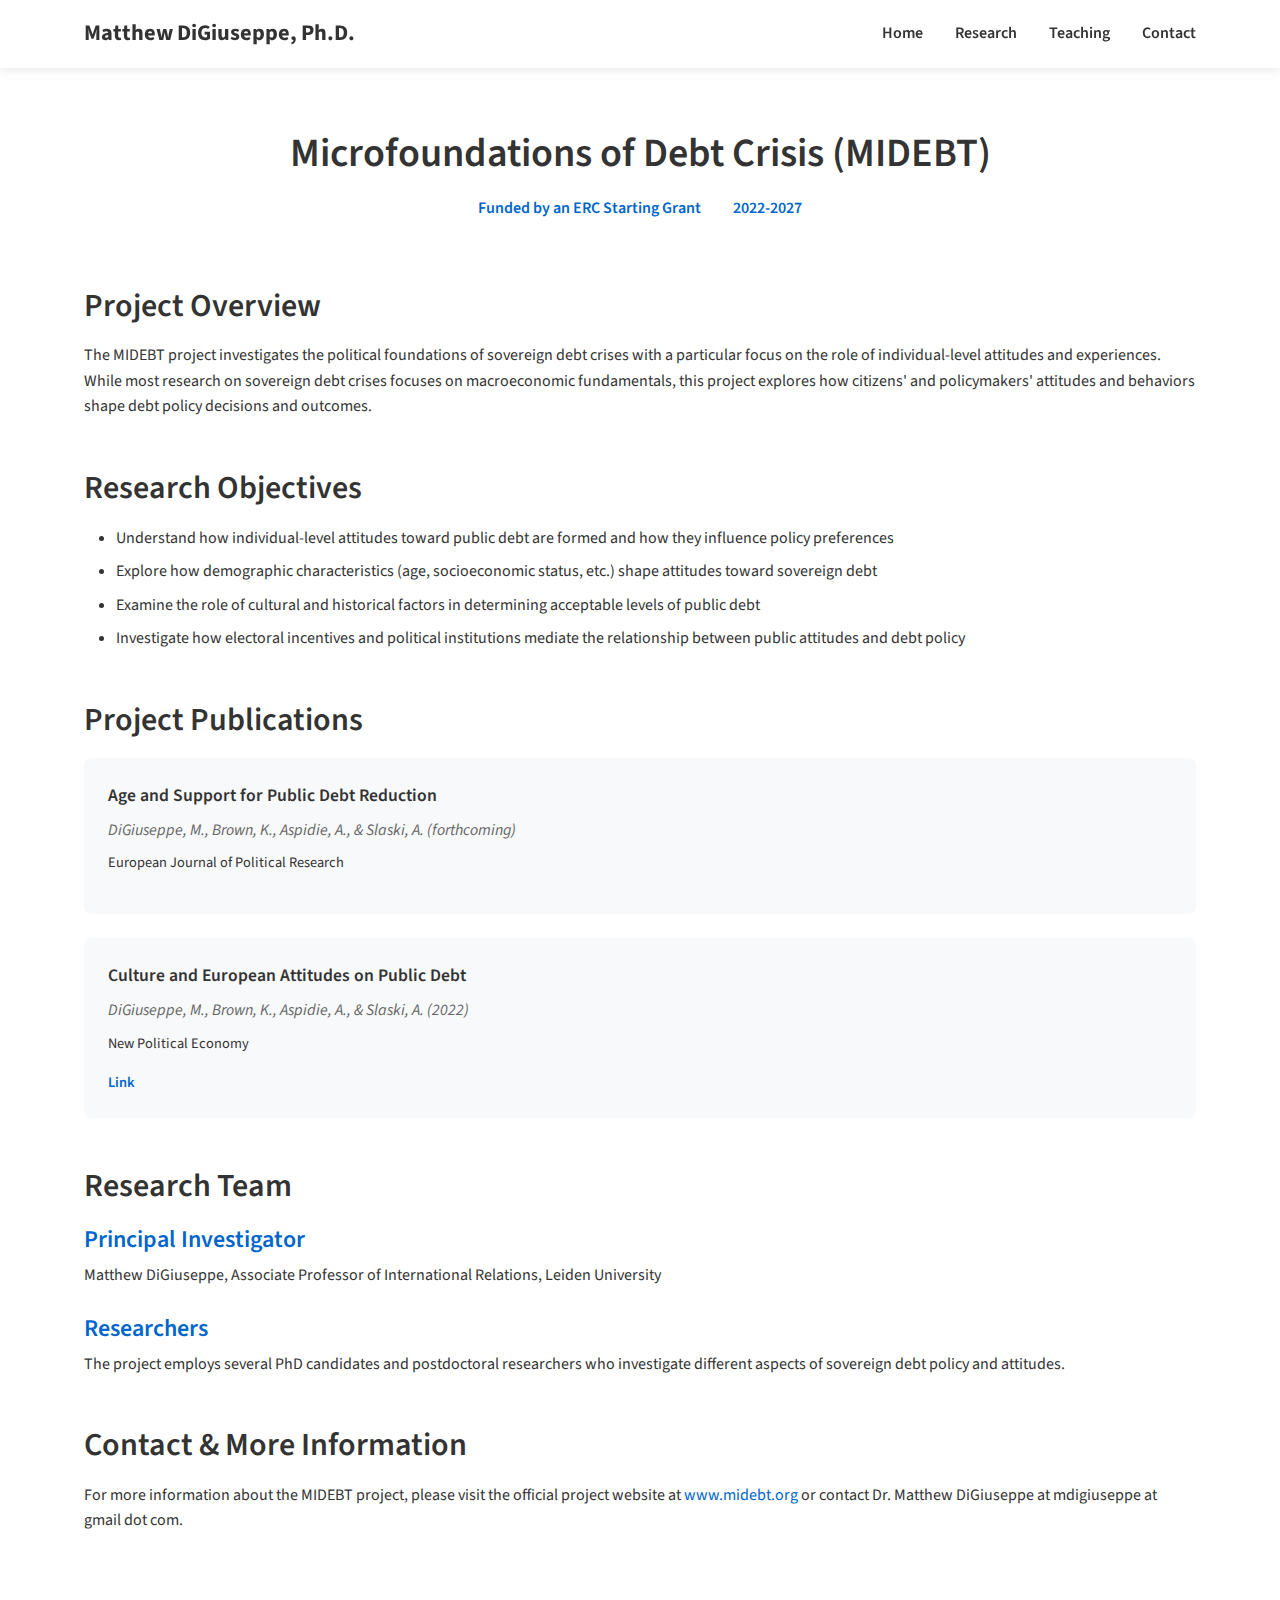
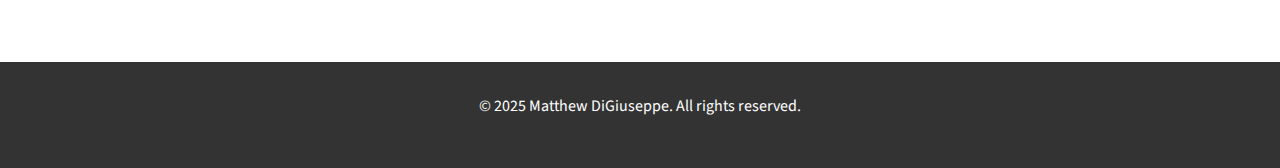
<file: midebt.html>
<!DOCTYPE html>
<html lang="en">
<head>
    <meta charset="UTF-8">
    <meta name="viewport" content="width=device-width, initial-scale=1.0">
    <title>MIDEBT Project | Matthew DiGiuseppe</title>
    <link rel="stylesheet" href="styles.css">
    <link rel="stylesheet" href="https://cdnjs.cloudflare.com/ajax/libs/font-awesome/6.4.0/css/all.min.css">
    <link href="https://fonts.googleapis.com/css2?family=Source+Sans+Pro:wght@300;400;600;700&display=swap" rel="stylesheet">
</head>
<body>
    <header>
        <div class="container">
            <nav>
                <div class="logo">Matthew DiGiuseppe, Ph.D.</div>
                <ul class="nav-links">
                    <li><a href="index.html#home">Home</a></li>
                    <li><a href="index.html#research">Research</a></li>
                    <li><a href="index.html#teaching">Teaching</a></li>
                    <li><a href="index.html#contact">Contact</a></li>
                </ul>
                <div class="burger">
                    <div class="line1"></div>
                    <div class="line2"></div>
                    <div class="line3"></div>
                </div>
            </nav>
        </div>
    </header>

    <section class="project-page">
        <div class="container">
            <h1 class="project-title">Microfoundations of Debt Crisis (MIDEBT)</h1>
            <div class="project-meta">
                <span class="project-funding">Funded by an ERC Starting Grant</span>
                <span class="project-timeline">2022-2027</span>
            </div>

            <div class="project-summary">
                <h2>Project Overview</h2>
                <p>
                    The MIDEBT project investigates the political foundations of sovereign debt crises with a particular focus on the role of individual-level attitudes and experiences. While most research on sovereign debt crises focuses on macroeconomic fundamentals, this project explores how citizens' and policymakers' attitudes and behaviors shape debt policy decisions and outcomes.
                </p>
            </div>

            <div class="project-objectives">
                <h2>Research Objectives</h2>
                <ul>
                    <li>Understand how individual-level attitudes toward public debt are formed and how they influence policy preferences</li>
                    <li>Explore how demographic characteristics (age, socioeconomic status, etc.) shape attitudes toward sovereign debt</li>
                    <li>Examine the role of cultural and historical factors in determining acceptable levels of public debt</li>
                    <li>Investigate how electoral incentives and political institutions mediate the relationship between public attitudes and debt policy</li>
                </ul>
            </div>

            <div class="project-publications">
                <h2>Project Publications</h2>
                <ul class="publication-list">
                    <li class="publication-item">
                        <p class="publication-title">Age and Support for Public Debt Reduction</p>
                        <p class="publication-authors">DiGiuseppe, M., Brown, K., Aspidie, A., & Slaski, A. (forthcoming)</p>
                        <p class="publication-journal">European Journal of Political Research</p>
                    </li>
                    <li class="publication-item">
                        <p class="publication-title">Culture and European Attitudes on Public Debt</p>
                        <p class="publication-authors">DiGiuseppe, M., Brown, K., Aspidie, A., & Slaski, A. (2022)</p>
                        <p class="publication-journal">New Political Economy</p>
                        <div class="publication-links">
                            <a href="https://www.tandfonline.com/doi/full/10.1080/13563467.2022.2143490" target="_blank" class="publication-link">Link</a>
                        </div>
                    </li>
                </ul>
            </div>

            <div class="project-team">
                <h2>Research Team</h2>
                <div class="team-member">
                    <h3>Principal Investigator</h3>
                    <p>Matthew DiGiuseppe, Associate Professor of International Relations, Leiden University</p>
                </div>
                <div class="team-member">
                    <h3>Researchers</h3>
                    <p>The project employs several PhD candidates and postdoctoral researchers who investigate different aspects of sovereign debt policy and attitudes.</p>
                </div>
            </div>

            <div class="project-contact">
                <h2>Contact & More Information</h2>
                <p>For more information about the MIDEBT project, please visit the official project website at <a href="https://www.midebt.org/" target="_blank">www.midebt.org</a> or contact Dr. Matthew DiGiuseppe at mdigiuseppe at gmail dot com.</p>
            </div>
        </div>
    </section>

    <footer>
        <div class="container">
            <p>&copy; 2025 Matthew DiGiuseppe. All rights reserved.</p>
        </div>
    </footer>

    <script src="script.js"></script>
</body>
</html>
</file>
<file: styles.css>
/* LLM Resources */
.course-highlight {
    margin-bottom: 3rem;
}

.llm-resource {
    background-color: #fff;
    padding: 2rem;
    border-radius: 8px;
    box-shadow: 0 2px 15px rgba(0, 0, 0, 0.05);
    margin-bottom: 2rem;
    max-width: 800px;
    margin-left: auto;
    margin-right: auto;
}

.llm-resource h4 {
    margin-bottom: 0.5rem;
    color: #0066cc;
}

.llm-resource p {
    margin-bottom: 1.5rem;
}

/* Base styles and reset */
* {
    margin: 0;
    padding: 0;
    box-sizing: border-box;
}

body {
    font-family: 'Source Sans Pro', sans-serif;
    line-height: 1.6;
    color: #333;
    background-color: #f8f9fa;
}

.container {
    width: 90%;
    max-width: 1200px;
    margin: 0 auto;
    padding: 0 20px;
}

section {
    padding: 5rem 0;
}

h1, h2, h3, h4, h5, h6 {
    font-weight: 600;
    line-height: 1.3;
    margin-bottom: 1rem;
}

h1 {
    font-size: 2.5rem;
}

h2 {
    font-size: 2rem;
}

h3 {
    font-size: 1.5rem;
}

p {
    margin-bottom: 1rem;
}

a {
    text-decoration: none;
    color: #0066cc;
    transition: color 0.3s ease;
}

a:hover {
    color: #004999;
}

ul {
    list-style: none;
}

.section-title {
    text-align: center;
    margin-bottom: 3rem;
    position: relative;
    padding-bottom: 1rem;
}

.section-title::after {
    content: '';
    position: absolute;
    left: 50%;
    bottom: 0;
    transform: translateX(-50%);
    width: 50px;
    height: 3px;
    background-color: #0066cc;
}

/* Button styles */
.btn {
    display: inline-block;
    padding: 0.8rem 1.5rem;
    border-radius: 4px;
    font-weight: 600;
    transition: all 0.3s ease;
    cursor: pointer;
}

.btn.primary {
    background-color: #0066cc;
    color: #fff;
}

.btn.primary:hover {
    background-color: #004999;
}

.btn.secondary {
    background-color: #f8f9fa;
    color: #0066cc;
    border: 1px solid #0066cc;
}

.btn.secondary:hover {
    background-color: #e9ecef;
}

.btn.small {
    padding: 0.5rem 1rem;
    font-size: 0.9rem;
}

/* Header and navigation */
header {
    position: fixed;
    width: 100%;
    top: 0;
    left: 0;
    background-color: #fff;
    box-shadow: 0 2px 10px rgba(0, 0, 0, 0.1);
    z-index: 1000;
    padding: 1rem 0;
}

nav {
    display: flex;
    justify-content: space-between;
    align-items: center;
}

.logo {
    font-size: 1.4rem;
    font-weight: 700;
    color: #333;
}

.nav-links {
    display: flex;
}

.nav-links li {
    margin-left: 2rem;
}

.nav-links a {
    color: #333;
    font-weight: 600;
}

.nav-links a:hover {
    color: #0066cc;
}

.burger {
    display: none;
    cursor: pointer;
}

.burger div {
    width: 25px;
    height: 3px;
    background-color: #333;
    margin: 5px;
    transition: all 0.3s ease;
}

/* Hero section */
.hero {
    padding-top: 8rem;
    background-color: #fff;
    background-image: url('battlepiggybanks.jpg');
    background-size: cover;
    background-position: center;
    background-attachment: fixed;
    position: relative;
}

.hero-content {
    display: flex;
    justify-content: space-between;
    align-items: center;
    gap: 2rem;
    position: relative;
    z-index: 2;
}

.hero-combined-box {
    display: flex;
    justify-content: space-between;
    align-items: center;
    gap: 2rem;
    background-color: rgba(255, 255, 255, 0.9);
    padding: 2rem;
    border-radius: 8px;
    box-shadow: 0 4px 15px rgba(0, 0, 0, 0.2);
    width: 100%;
}

.hero-text {
    flex: 1;
}

.hero-text h1 {
    margin-bottom: 0.5rem;
}

.hero-text h2 {
    font-size: 1.5rem;
    font-weight: 400;
    margin-bottom: 0.5rem;
}

.hero-text h3 {
    font-size: 1.2rem;
    font-weight: 400;
    color: #666;
    margin-bottom: 1.5rem;
}

.hero-buttons {
    display: flex;
    gap: 1rem;
    margin-top: 2rem;
}

.hero-image {
    flex: 1;
    display: flex;
    justify-content: center;
}

.profile-photo {
    width: 200px;
    height: 200px;
    object-fit: cover;
    border-radius: 0; /* Remove rounded corners for square shape */
    box-shadow: 0 4px 10px rgba(0, 0, 0, 0.1);
}

.hero-summary {
    margin-top: 3rem;
    padding: 2rem;
    background-color: rgba(255, 255, 255, 0.9);
    border-radius: 8px;
    text-align: center;
    box-shadow: 0 4px 15px rgba(0, 0, 0, 0.2);
    position: relative;
    z-index: 2;
}

/* Research section */
.research {
    background-color: #fff;
    padding-top: 0;
}

.research-intro {
    max-width: 800px;
    margin: 0 auto 3rem auto;
    text-align: center;
}

.research-image {
    margin: 0 auto 2rem auto;
    text-align: center;
    padding-top: 5rem;
}

.research-illustration {
    max-width: 100%;
    height: auto;
    border-radius: 8px;
    box-shadow: 0 4px 15px rgba(0, 0, 0, 0.1);
}

.research-highlight {
    margin-bottom: 3rem;
}

.project-card {
    background-color: #f8f9fa;
    padding: 2rem;
    border-radius: 8px;
    box-shadow: 0 2px 15px rgba(0, 0, 0, 0.05);
}

.project-card h4 {
    margin-bottom: 0.5rem;
}

.project-funding {
    color: #0066cc;
    font-weight: 600;
    margin-bottom: 1rem;
}

.project-description {
    margin-bottom: 1.5rem;
}

.publication-categories h3 {
    margin-bottom: 2rem;
}

.publication-category {
    margin-bottom: 2.5rem;
}

.publication-category h4 {
    margin-bottom: 1.5rem;
    padding-bottom: 0.5rem;
    border-bottom: 2px solid #e9ecef;
}

.publication-list {
    display: grid;
    gap: 1.5rem;
}

.publication-item {
    padding: 1.5rem;
    background-color: #f8f9fa;
    border-radius: 8px;
    transition: transform 0.3s ease, box-shadow 0.3s ease;
}

.publication-item:hover {
    transform: translateY(-5px);
    box-shadow: 0 5px 15px rgba(0, 0, 0, 0.1);
}

.publication-title {
    font-weight: 600;
    font-size: 1.1rem;
    margin-bottom: 0.5rem;
}

.publication-authors {
    color: #666;
    font-style: italic;
    margin-bottom: 0.5rem;
}

.publication-journal {
    font-size: 0.9rem;
    margin-bottom: 1rem;
}

.publication-links {
    display: flex;
    gap: 1rem;
}

.publication-link {
    font-size: 0.9rem;
    font-weight: 600;
}

/* Teaching section */
.teaching {
    background-color: #f8f9fa;
}

.teaching-intro {
    max-width: 800px;
    margin: 0 auto 3rem auto;
    text-align: center;
}

.course-categories {
    display: grid;
    grid-template-columns: repeat(auto-fit, minmax(300px, 1fr));
    gap: 3rem;
}

.course-category h3 {
    margin-bottom: 1.5rem;
}

.course-list {
    display: grid;
    gap: 2rem;
}

.course-item {
    background-color: #fff;
    padding: 1.5rem;
    border-radius: 8px;
    box-shadow: 0 2px 15px rgba(0, 0, 0, 0.05);
    transition: transform 0.3s ease;
}

.course-item:hover {
    transform: translateY(-5px);
}

.course-item h4 {
    margin-bottom: 0.25rem;
    color: #0066cc;
}

.course-item p {
    margin-bottom: 0.5rem;
    font-size: 0.9rem;
    color: #666;
}

/* Contact section */
.contact {
    background-color: #fff;
}

.contact-content {
    display: flex;
    justify-content: center;
}

.contact-info {
    max-width: 500px;
    text-align: center;
}

.contact-item {
    display: flex;
    align-items: center;
    justify-content: center;
    margin-bottom: 1.5rem;
}

.contact-item i {
    font-size: 1.5rem;
    color: #0066cc;
    margin-right: 1rem;
}

.social-links {
    display: flex;
    justify-content: center;
    gap: 1.5rem;
    margin-top: 2rem;
}

.social-link {
    display: flex;
    align-items: center;
    justify-content: center;
    width: 50px;
    height: 50px;
    background-color: #f8f9fa;
    border-radius: 50%;
    color: #0066cc;
    font-size: 1.5rem;
    transition: background-color 0.3s ease, transform 0.3s ease;
}

.social-link:hover {
    background-color: #0066cc;
    color: #fff;
    transform: translateY(-3px);
}

/* Project Page Styles */
.project-page {
    padding-top: 8rem;
    background-color: #fff;
}

.project-title {
    text-align: center;
    margin-bottom: 1rem;
}

.project-meta {
    display: flex;
    justify-content: center;
    gap: 2rem;
    margin-bottom: 3rem;
    font-weight: 600;
    color: #0066cc;
}

.project-summary, 
.project-objectives, 
.project-publications, 
.project-team, 
.project-contact {
    margin-bottom: 3rem;
}

.project-objectives ul {
    list-style: disc;
    margin-left: 2rem;
}

.project-objectives li {
    margin-bottom: 0.5rem;
}

.team-member {
    margin-bottom: 1.5rem;
}

.team-member h3 {
    margin-bottom: 0.5rem;
    color: #0066cc;
}

/* Footer */
footer {
    background-color: #333;
    color: #fff;
    padding: 2rem 0;
    text-align: center;
}

/* Responsive design */
@media screen and (max-width: 768px) {
    body {
        font-size: 0.95rem;
    }
    
    .hero-combined-box {
        flex-direction: column;
    }
    
    .hero-image {
        margin-top: 1rem;
    }
    
    h1 {
        font-size: 2rem;
    }
    
    h2 {
        font-size: 1.75rem;
    }
    
    h3 {
        font-size: 1.25rem;
    }
    
    .nav-links {
        position: absolute;
        right: 0;
        height: 92vh;
        top: 8vh;
        background-color: #fff;
        display: flex;
        flex-direction: column;
        align-items: center;
        width: 50%;
        transform: translateX(100%);
        transition: transform 0.5s ease-in;
        box-shadow: -2px 0 5px rgba(0, 0, 0, 0.1);
    }
    
    .nav-links li {
        opacity: 0;
        margin: 1.5rem 0;
    }
    
    .burger {
        display: block;
    }
    
    .nav-active {
        transform: translateX(0%);
    }
    
    .hero-content {
        flex-direction: column;
        text-align: center;
        gap: 1rem;
    }
    
    .hero-buttons {
        justify-content: center;
    }
    
    .course-categories {
        grid-template-columns: 1fr;
    }
}

@keyframes navLinkFade {
    from {
        opacity: 0;
        transform: translateX(50px);
    }
    to {
        opacity: 1;
        transform: translateX(0);
    }
}
</file>
